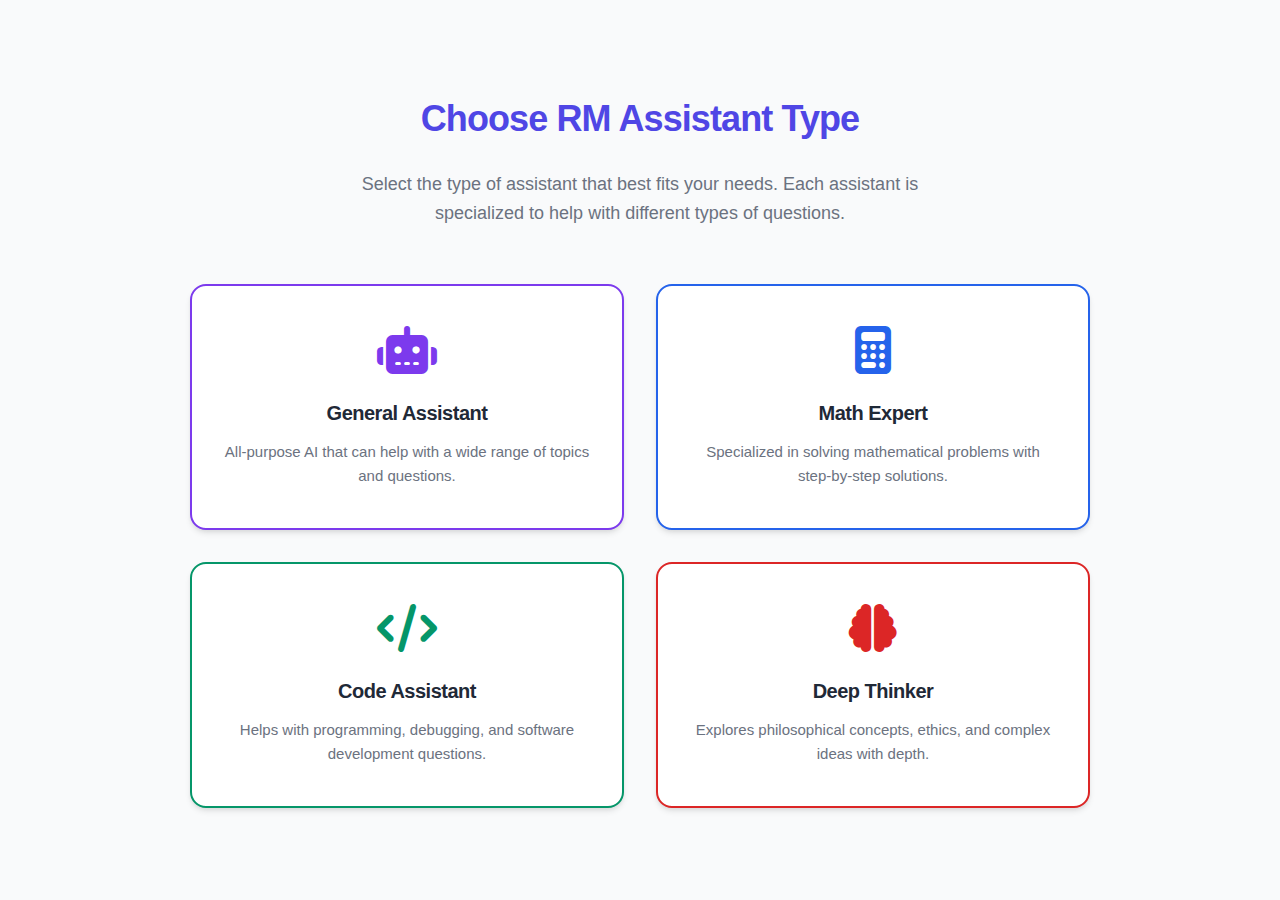
<file: static/category.html>
<!DOCTYPE html>
<html lang="en">
<head>
  <meta charset="UTF-8">
  <meta name="viewport" content="width=device-width, initial-scale=1.0">
  <title>Choose RM Assistant Type</title>
  <link rel="stylesheet" href="css/style.css">
  <link rel="stylesheet" href="https://cdnjs.cloudflare.com/ajax/libs/font-awesome/6.4.0/css/all.min.css">
</head>
<body>
  <div class="category-selection">
    <h1>Choose RM Assistant Type</h1>
    <p>Select the type of assistant that best fits your needs. Each assistant is specialized to help with different types of questions.</p>
    
    <div class="category-grid">
      <div class="category-card category-general" onclick="selectCategory('general')">
        <i class="fas fa-robot"></i>
        <h3>General Assistant</h3>
        <p>All-purpose AI that can help with a wide range of topics and questions.</p>
      </div>
      
      <div class="category-card category-math" onclick="selectCategory('math')">
        <i class="fas fa-calculator"></i>
        <h3>Math Expert</h3>
        <p>Specialized in solving mathematical problems with step-by-step solutions.</p>
      </div>
      
      <div class="category-card category-coding" onclick="selectCategory('coding')">
        <i class="fas fa-code"></i>
        <h3>Code Assistant</h3>
        <p>Helps with programming, debugging, and software development questions.</p>
      </div>
      
      <div class="category-card category-philosophy" onclick="selectCategory('philosophy')">
        <i class="fas fa-brain"></i>
        <h3>Deep Thinker</h3>
        <p>Explores philosophical concepts, ethics, and complex ideas with depth.</p>
      </div>
    </div>
  </div>
  
  <script>
    function selectCategory(category) {
      // Store the selected category
      localStorage.setItem('selectedCategory', category);
      
      // Redirect to the chat interface
      window.location.href = 'index.html?category=' + category;
    }
    
    // Check for dark mode preference
    const prefersDarkMode = window.matchMedia('(prefers-color-scheme: dark)').matches;
    document.body.classList.toggle('dark-mode', prefersDarkMode);
  </script>
</body>
</html>
</file>
<file: static/css/style.css>
:root {
  /* Main colors */
  --primary-color: #4f46e5;
  --primary-light: #818cf8;
  --primary-dark: #4338ca;
  --text-color: #1f2937;
  --light-text: #6b7280;
  --background-color: #f9fafb;
  --chat-bg: #ffffff;
  --border-color: #e5e7eb;
  --error-color: #ef4444;
  
  /* Category colors - Updated with more vibrant tones */
  --general-color: #7c3aed; /* Purple */
  --math-color: #2563eb;    /* Blue */
  --coding-color: #059669;  /* Green */
  --philosophy-color: #dc2626; /* Red */
  
  /* Shadows */
  --shadow: 0 4px 6px -1px rgba(0, 0, 0, 0.1), 0 2px 4px -1px rgba(0, 0, 0, 0.06);
  --shadow-md: 0 10px 15px -3px rgba(0, 0, 0, 0.1), 0 4px 6px -2px rgba(0, 0, 0, 0.05);
  
  /* Transition */
  --transition: all 0.3s ease;
}

/* Dark mode */
.dark-mode {
  --primary-color: #6366f1;
  --primary-light: #818cf8;
  --primary-dark: #4f46e5;
  --text-color: #f9fafb;
  --light-text: #d1d5db;
  --background-color: #111827;
  --chat-bg: #1f2937;
  --border-color: #374151;
}

* {
  margin: 0;
  padding: 0;
  box-sizing: border-box;
}

body {
  font-family: 'Inter', -apple-system, BlinkMacSystemFont, 'Segoe UI', Roboto, Oxygen,
    Ubuntu, Cantarell, 'Open Sans', 'Helvetica Neue', sans-serif;
  color: var(--text-color);
  background-color: var(--background-color);
  line-height: 1.5;
}

a {
  color: var(--primary-color);
  text-decoration: none;
}

a:hover {
  text-decoration: underline;
}

button {
  cursor: pointer;
}

/* Main Layout */
.app-container {
  display: flex;
  height: 100vh;
  overflow: hidden;
}

/* Sidebar */
.sidebar {
  width: 300px;
  background-color: var(--chat-bg);
  border-right: 1px solid var(--border-color);
  display: flex;
  flex-direction: column;
  height: 100%;
  overflow-y: auto;
}

.sidebar-header {
  padding: 1.25rem;
  border-bottom: 1px solid var(--border-color);
}

.app-title {
  color: var(--primary-color);
  font-size: 1.5rem;
  font-weight: 700;
  margin-bottom: 1.5rem;
  display: flex;
  align-items: center;
  cursor: pointer;
  letter-spacing: -0.025em;
}

.app-title i {
  margin-right: 0.75rem;
  font-size: 1.25rem;
}

.new-chat-btn {
  display: flex;
  align-items: center;
  justify-content: center;
  width: 100%;
  padding: 0.875rem;
  background-color: var(--primary-color);
  color: white;
  border: none;
  border-radius: 0.5rem;
  font-weight: 600;
  transition: var(--transition);
  box-shadow: 0 2px 4px rgba(0, 0, 0, 0.1);
}

.new-chat-btn:hover {
  background-color: var(--primary-dark);
  transform: translateY(-1px);
  box-shadow: 0 4px 6px rgba(0, 0, 0, 0.1);
}

.new-chat-btn:active {
  transform: translateY(0);
  box-shadow: 0 2px 4px rgba(0, 0, 0, 0.1);
}

.new-chat-btn i {
  margin-right: 0.75rem;
}

.conversations {
  flex: 1;
  padding: 1.25rem;
  overflow-y: auto;
}

.conversations h3 {
  font-size: 0.75rem;
  text-transform: uppercase;
  letter-spacing: 0.05em;
  color: var(--light-text);
  margin-bottom: 1.25rem;
  font-weight: 600;
}

.conversations-list {
  list-style: none;
}

.conversation-item {
  padding: 1rem;
  border-radius: 0.5rem;
  margin-bottom: 0.75rem;
  cursor: pointer;
  position: relative;
  transition: var(--transition);
  border: 1px solid transparent;
}

.conversation-item:hover {
  background-color: var(--background-color);
  border-color: var(--border-color);
}

.conversation-item.active {
  background-color: var(--background-color);
  border-color: var(--border-color);
  font-weight: 500;
}

.conversation-title {
  margin-bottom: 0.375rem;
  word-break: break-word;
  font-weight: 500;
  display: flex;
  align-items: center;
}

.conversation-title i {
  margin-right: 0.5rem;
  opacity: 0.8;
  font-size: 0.875rem;
}

.conversation-meta {
  font-size: 0.75rem;
  color: var(--light-text);
}

.delete-chat-btn {
  position: absolute;
  top: 0.75rem;
  right: 0.75rem;
  background: none;
  border: none;
  color: var(--light-text);
  opacity: 0;
  transition: var(--transition);
  width: 24px;
  height: 24px;
  display: flex;
  align-items: center;
  justify-content: center;
  border-radius: 4px;
}

.conversation-item:hover .delete-chat-btn {
  opacity: 1;
}

.delete-chat-btn:hover {
  color: var(--error-color);
  background-color: rgba(239, 68, 68, 0.1);
}

.sidebar-footer {
  padding: 1.25rem;
  border-top: 1px solid var(--border-color);
  display: flex;
  justify-content: space-around;
}

.footer-link {
  color: var(--light-text);
  font-size: 0.875rem;
  display: flex;
  align-items: center;
  padding: 0.5rem;
  border-radius: 0.375rem;
  transition: var(--transition);
}

.footer-link i {
  margin-right: 0.5rem;
}

.footer-link:hover {
  color: var(--text-color);
  background-color: var(--background-color);
  text-decoration: none;
}

/* Main Content */
.main-content {
  flex: 1;
  display: flex;
  flex-direction: column;
  height: 100%;
  overflow: hidden;
}

.chat-header {
  padding: 1rem 1.5rem;
  border-bottom: 1px solid var(--border-color);
  background-color: var(--chat-bg);
  box-shadow: 0 1px 2px rgba(0, 0, 0, 0.05);
}

.category-selector {
  display: flex;
  align-items: center;
  gap: 1rem;
}

.category-selector label {
  font-size: 0.875rem;
  font-weight: 600;
  display: flex;
  align-items: center;
}

.category-selector label i {
  margin-right: 0.5rem;
  color: var(--primary-color);
}

.category-selector select {
  padding: 0.5rem 1rem;
  border: 1px solid var(--border-color);
  border-radius: 0.5rem;
  background-color: var(--chat-bg);
  color: var(--text-color);
  font-size: 0.875rem;
  transition: var(--transition);
  appearance: none;
  background-image: url("data:image/svg+xml,%3Csvg xmlns='http://www.w3.org/2000/svg' fill='none' viewBox='0 0 24 24' stroke='%236b7280'%3E%3Cpath stroke-linecap='round' stroke-linejoin='round' stroke-width='2' d='M19 9l-7 7-7-7'%3E%3C/path%3E%3C/svg%3E");
  background-repeat: no-repeat;
  background-position: right 0.5rem center;
  background-size: 1rem;
  padding-right: 2rem;
  font-weight: 500;
}

.category-selector select:focus {
  outline: none;
  border-color: var(--primary-light);
  box-shadow: 0 0 0 2px rgba(99, 102, 241, 0.2);
}

/* Category-specific styles */
body.category-general .category-selector select {
  border-color: var(--general-color);
}

body.category-math .category-selector select {
  border-color: var(--math-color);
}

body.category-coding .category-selector select {
  border-color: var(--coding-color);
}

body.category-philosophy .category-selector select {
  border-color: var(--philosophy-color);
}

/* Chat Container */
.chat-container {
  flex: 1;
  padding: 1.5rem;
  overflow-y: auto;
  background-color: var(--background-color);
}

.welcome-message {
  text-align: center;
  max-width: 600px;
  margin: 4rem auto;
  padding: 2.5rem;
  background-color: var(--chat-bg);
  border-radius: 1rem;
  box-shadow: var(--shadow);
}

.welcome-message h2 {
  color: var(--primary-color);
  margin-bottom: 1.25rem;
  font-size: 1.75rem;
  letter-spacing: -0.025em;
}

.welcome-message p {
  color: var(--light-text);
  font-size: 1.125rem;
  line-height: 1.6;
}

.message {
  display: flex;
  margin-bottom: 2rem;
  animation: fadeIn 0.3s ease;
}

@keyframes fadeIn {
  from { opacity: 0; transform: translateY(10px); }
  to { opacity: 1; transform: translateY(0); }
}

.message-avatar {
  width: 40px;
  height: 40px;
  border-radius: 50%;
  background-color: var(--primary-color);
  display: flex;
  align-items: center;
  justify-content: center;
  color: white;
  margin-right: 1rem;
  flex-shrink: 0;
  box-shadow: 0 2px 4px rgba(0, 0, 0, 0.1);
}

.user-message .message-avatar {
  background-color: var(--text-color);
}

/* Category-specific message styles */
.message.category-general .message-avatar {
  background-color: var(--general-color);
}

.message.category-math .message-avatar {
  background-color: var(--math-color);
}

.message.category-coding .message-avatar {
  background-color: var(--coding-color);
}

.message.category-philosophy .message-avatar {
  background-color: var(--philosophy-color);
}

.message-content {
  flex: 1;
  max-width: calc(100% - 60px);
}

.message-text {
  padding: 1.25rem;
  border-radius: 0.75rem;
  background-color: var(--chat-bg);
  box-shadow: var(--shadow);
  overflow-wrap: break-word;
}

.message-text pre {
  overflow-x: auto;
  margin: 1.25rem 0;
  border-radius: 0.5rem;
  background-color: #1e293b;
  color: #e2e8f0;
  padding: 1rem;
}

.message-text code {
  font-family: 'Roboto Mono', monospace;
  font-size: 0.875rem;
}

.message-text p {
  margin-bottom: 1rem;
}

.message-text p:last-child {
  margin-bottom: 0;
}

.message-text ol, .message-text ul {
  margin-bottom: 1rem;
  padding-left: 1.5rem;
}

.message-text li {
  margin-bottom: 0.5rem;
}

.message-text a {
  text-decoration: underline;
  color: var(--primary-color);
}

.message-source {
  margin-top: 0.5rem;
  font-size: 0.75rem;
  color: var(--light-text);
}

.sources-title {
  font-weight: 500;
  margin-bottom: 0.375rem;
}

.source-item {
  margin-bottom: 0.375rem;
}

.source-item a {
  color: var(--primary-color);
  text-decoration: none;
}

.source-item a:hover {
  text-decoration: underline;
}

/* Loading indicator */
.typing-indicator {
  display: flex;
  align-items: center;
  padding: 1.25rem;
  border-radius: 0.75rem;
  background-color: var(--chat-bg);
  box-shadow: var(--shadow);
}

.typing-indicator span {
  height: 8px;
  width: 8px;
  border-radius: 50%;
  background-color: var(--light-text);
  margin-right: 5px;
  display: inline-block;
  animation: bounce 1.5s infinite ease-in-out;
}

.typing-indicator span:nth-child(1) {
  animation-delay: 0s;
}

.typing-indicator span:nth-child(2) {
  animation-delay: 0.2s;
}

.typing-indicator span:nth-child(3) {
  animation-delay: 0.4s;
  margin-right: 0;
}

@keyframes bounce {
  0%, 60%, 100% { transform: translateY(0); }
  30% { transform: translateY(-5px); }
}

/* Input Container */
.input-container {
  padding: 1.25rem;
  background-color: var(--chat-bg);
  border-top: 1px solid var(--border-color);
  display: flex;
  align-items: flex-end;
  box-shadow: 0 -1px 2px rgba(0, 0, 0, 0.05);
}

#user-input {
  flex: 1;
  border: 1px solid var(--border-color);
  border-radius: 0.75rem;
  padding: 0.875rem 1rem;
  resize: none;
  max-height: 120px;
  font-family: inherit;
  font-size: 1rem;
  color: var(--text-color);
  background-color: var(--background-color);
  transition: var(--transition);
  margin-right: 0.75rem;
  line-height: 1.5;
  box-shadow: 0 1px 2px rgba(0, 0, 0, 0.05);
}

#user-input:focus {
  outline: none;
  border-color: var(--primary-light);
  box-shadow: 0 0 0 2px rgba(99, 102, 241, 0.2);
}

/* Category-specific input styles */
body.category-general #user-input:focus {
  border-color: var(--general-color);
  box-shadow: 0 0 0 2px rgba(124, 58, 237, 0.2);
}

body.category-math #user-input:focus {
  border-color: var(--math-color);
  box-shadow: 0 0 0 2px rgba(37, 99, 235, 0.2);
}

body.category-coding #user-input:focus {
  border-color: var(--coding-color);
  box-shadow: 0 0 0 2px rgba(5, 150, 105, 0.2);
}

body.category-philosophy #user-input:focus {
  border-color: var(--philosophy-color);
  box-shadow: 0 0 0 2px rgba(220, 38, 38, 0.2);
}

.send-btn {
  width: 44px;
  height: 44px;
  border-radius: 50%;
  background-color: var(--primary-color);
  color: white;
  border: none;
  display: flex;
  align-items: center;
  justify-content: center;
  transition: var(--transition);
  box-shadow: 0 2px 4px rgba(0, 0, 0, 0.1);
}

.send-btn:hover:not(:disabled) {
  background-color: var(--primary-dark);
  transform: translateY(-1px);
  box-shadow: 0 4px 6px rgba(0, 0, 0, 0.1);
}

.send-btn:active:not(:disabled) {
  transform: translateY(0);
  box-shadow: 0 2px 4px rgba(0, 0, 0, 0.1);
}

.send-btn:disabled {
  background-color: var(--border-color);
  cursor: not-allowed;
  box-shadow: none;
}

/* Category-specific send button colors - set in JS */

/* Category selection page */
.category-selection {
  display: flex;
  flex-direction: column;
  align-items: center;
  justify-content: center;
  min-height: 100vh;
  padding: 3rem 1.5rem;
  text-align: center;
}

.category-selection h1 {
  color: var(--primary-color);
  margin-bottom: 1.5rem;
  font-size: 2.25rem;
  letter-spacing: -0.025em;
}

.category-selection p {
  max-width: 600px;
  margin-bottom: 3.5rem;
  color: var(--light-text);
  font-size: 1.125rem;
  line-height: 1.6;
}

.category-grid {
  display: grid;
  grid-template-columns: repeat(2, 1fr);
  gap: 2rem;
  max-width: 900px;
  width: 100%;
}

.category-card {
  display: flex;
  flex-direction: column;
  align-items: center;
  padding: 2.5rem 2rem;
  background-color: var(--chat-bg);
  border-radius: 1rem;
  box-shadow: var(--shadow);
  transition: var(--transition);
  cursor: pointer;
  border: 2px solid transparent;
}

.category-card:hover {
  transform: translateY(-5px);
  box-shadow: var(--shadow-md);
}

.category-card i {
  font-size: 3rem;
  margin-bottom: 1.5rem;
}

.category-card h3 {
  margin-bottom: 0.75rem;
  font-size: 1.25rem;
  letter-spacing: -0.025em;
}

.category-card p {
  font-size: 0.9375rem;
  margin-bottom: 0;
  color: var(--light-text);
}

.category-general {
  border-color: var(--general-color);
}

.category-math {
  border-color: var(--math-color);
}

.category-coding {
  border-color: var(--coding-color);
}

.category-philosophy {
  border-color: var(--philosophy-color);
}

.category-general i {
  color: var(--general-color);
}

.category-math i {
  color: var(--math-color);
}

.category-coding i {
  color: var(--coding-color);
}

.category-philosophy i {
  color: var(--philosophy-color);
}

/* Tooltip */
.tooltip {
  position: fixed;
  background-color: var(--text-color);
  color: white;
  padding: 0.5rem 0.75rem;
  border-radius: 0.375rem;
  font-size: 0.75rem;
  z-index: 1000;
  pointer-events: none;
  box-shadow: 0 4px 6px rgba(0, 0, 0, 0.1);
}

/* Responsive styles */
@media (max-width: 900px) {
  .category-grid {
    grid-template-columns: 1fr;
    max-width: 450px;
  }
}

  @media (max-width: 768px) {
    .app-container {
      flex-direction: column;
    }
    
    .sidebar {
      width: 100%;
      height: auto;
      max-height: 50vh;
      border-right: none;
      border-bottom: 1px solid var(--border-color);
    }
    
    .app-title {
      font-size: 1.25rem;
    }
    
    .conversations {
      padding: 1rem;
    }
    
    .conversations h3 {
      font-size: 0.75rem;
    }
    
    .chat-header {
      padding: 0.75rem 1rem;
    }
    
    .category-selector {
      flex-wrap: wrap;
    }
    
    .category-selector label {
      font-size: 0.75rem;
    }
    
    .category-selector select {
      font-size: 0.75rem;
      padding: 0.375rem 0.75rem;
    }
    
    .message-avatar {
      width: 32px;
      height: 32px;
      font-size: 0.75rem;
    }
    
    .message-content {
      max-width: calc(100% - 48px);
    }
    
    .message-text {
      padding: 1rem;
      font-size: 0.9375rem;
    }
    
    .send-btn {
      width: 40px;
      height: 40px;
    }
  }
  
  @media (max-width: 480px) {
    .sidebar-header {
      padding: 1rem;
    }
    
    .app-title {
      font-size: 1.125rem;
      margin-bottom: 1rem;
    }
    
    .new-chat-btn {
      padding: 0.625rem;
    }
    
    .chat-container {
      padding: 1rem;
    }
    
    .welcome-message {
      padding: 1.5rem;
      margin: 2rem auto;
    }
    
    .welcome-message h2 {
      font-size: 1.5rem;
    }
    
    .welcome-message p {
      font-size: 1rem;
    }
    
    .message {
      margin-bottom: 1.5rem;
    }
    
    .message-text {
      padding: 0.875rem;
    }
    
    .input-container {
      padding: 0.75rem;
    }
    
    #user-input {
      padding: 0.75rem;
      font-size: 0.9375rem;
    }
    
    .send-btn {
      width: 36px;
      height: 36px;
    }
    
    .footer-link {
      font-size: 0.75rem;
      padding: 0.375rem;
    }
    
    .category-selection h1 {
      font-size: 1.75rem;
    }
    
    .category-selection p {
      font-size: 1rem;
      margin-bottom: 2.5rem;
    }
    
    .category-card {
      padding: 1.5rem 1rem;
    }
    
    .category-card i {
      font-size: 2.25rem;
      margin-bottom: 1rem;
    }
    
    .category-card h3 {
      font-size: 1.125rem;
    }
    
    .category-card p {
      font-size: 0.875rem;
    }
  }
  
  /* Category-specific button colors - these should be included in main.js as well */
  body.category-general .send-btn {
    background-color: var(--general-color);
  }
  
  body.category-general .send-btn:hover:not(:disabled) {
    background-color: #6d28d9; /* Darker purple */
  }
  
  body.category-math .send-btn {
    background-color: var(--math-color);
  }
  
  body.category-math .send-btn:hover:not(:disabled) {
    background-color: #1d4ed8; /* Darker blue */
  }
  
  body.category-coding .send-btn {
    background-color: var(--coding-color);
  }
  
  body.category-coding .send-btn:hover:not(:disabled) {
    background-color: #047857; /* Darker green */
  }
  
  body.category-philosophy .send-btn {
    background-color: var(--philosophy-color);
  }
  
  body.category-philosophy .send-btn:hover:not(:disabled) {
    background-color: #b91c1c; /* Darker red */
  }
  
  /* Add a subtle indicator for the current category in the header */
  body.category-general .chat-header {
    border-bottom: 2px solid var(--general-color);
  }
  
  body.category-math .chat-header {
    border-bottom: 2px solid var(--math-color);
  }
  
  body.category-coding .chat-header {
    border-bottom: 2px solid var(--coding-color);
  }
  
  body.category-philosophy .chat-header {
    border-bottom: 2px solid var(--philosophy-color);
  }
  
  /* Code syntax highlighting improvements */
  .message-text pre code {
    background-color: transparent;
    padding: 0;
  }
  
  .message-text pre code .hljs-keyword,
  .message-text pre code .hljs-title.function_ {
    color: #c678dd;
  }
  
  .message-text pre code .hljs-title.class_ {
    color: #e5c07b;
  }
  
  .message-text pre code .hljs-string {
    color: #98c379;
  }
  
  .message-text pre code .hljs-number,
  .message-text pre code .hljs-literal {
    color: #d19a66;
  }
  
  .message-text pre code .hljs-comment {
    color: #7f848e;
    font-style: italic;
  }
  
  .message-text pre code .hljs-variable,
  .message-text pre code .hljs-attr {
    color: #e06c75;
  }
  
  /* Scrollbar styling */
  ::-webkit-scrollbar {
    width: 8px;
    height: 8px;
  }
  
  ::-webkit-scrollbar-track {
    background: transparent;
  }
  
  ::-webkit-scrollbar-thumb {
    background: var(--border-color);
    border-radius: 4px;
  }
  
  ::-webkit-scrollbar-thumb:hover {
    background: var(--light-text);
  }
  
  /* Dark mode scrollbar */
  .dark-mode ::-webkit-scrollbar-thumb {
    background: #4b5563;
  }
  
  .dark-mode ::-webkit-scrollbar-thumb:hover {
    background: #6b7280;
  }
  
  /* Better focus styling for accessibility */
  *:focus-visible {
    outline: 2px solid var(--primary-color);
    outline-offset: 2px;
  }
  
  /* Add subtle active state to buttons */
  button:active {
    transform: scale(0.98);
  }
</file>
